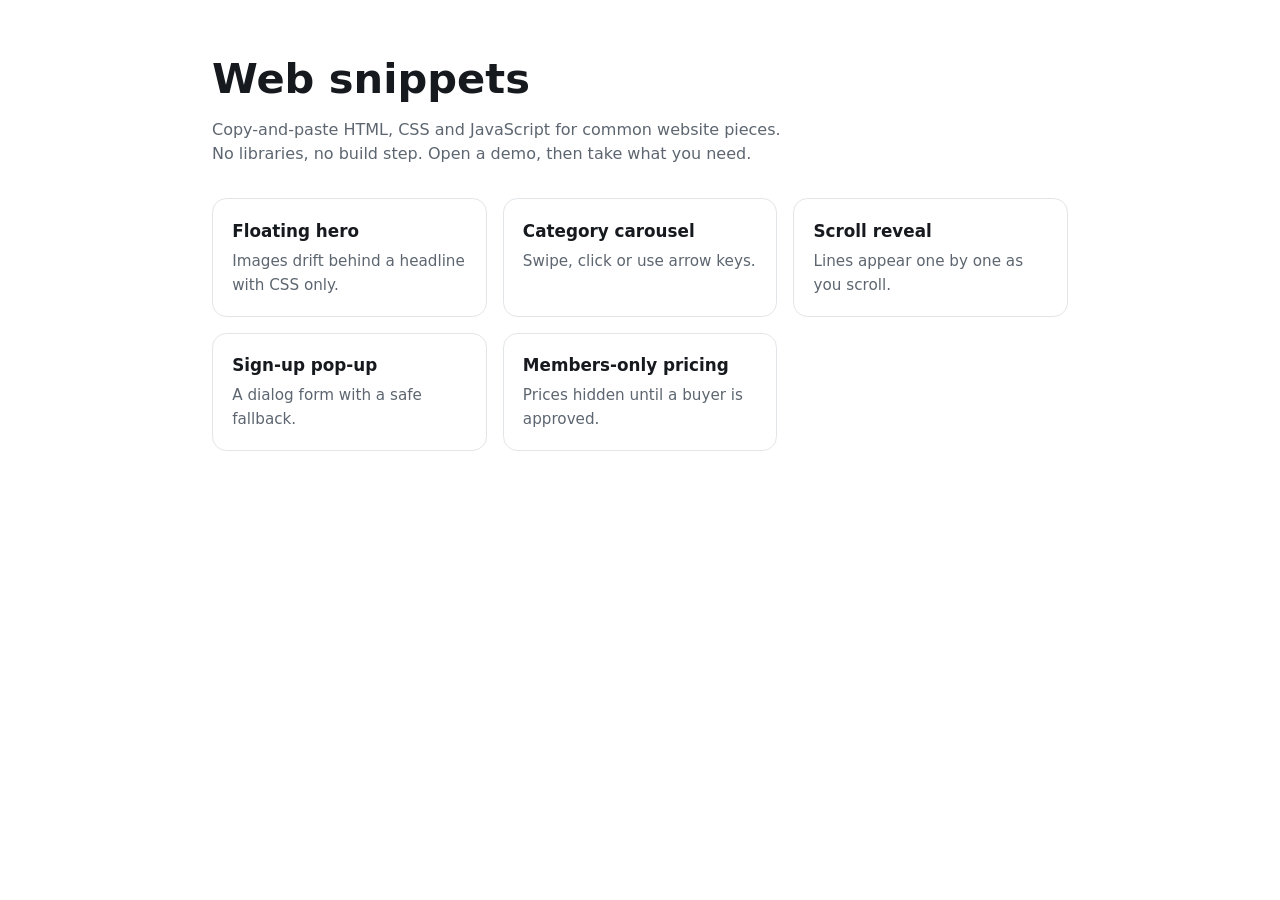
<file: index.html>
<!doctype html>
<html lang="en">
<head>
  <meta charset="utf-8">
  <meta name="viewport" content="width=device-width, initial-scale=1">
  <meta name="google-site-verification" content="K2Zq-c5JUtaoOEh6xzdrmx_tiwmK5IeylPFyznM3mts" />
  <title>Web snippets | Copy-and-paste HTML, CSS and JS by Cordell Phillip</title>
  <meta name="description" content="Five dependency-free, accessible, mobile-first pieces for common website needs: floating hero, category carousel, scroll reveal, sign-up pop-up and members-only pricing.">
  <meta name="author" content="Cordell Phillip">
  <link rel="canonical" href="https://cordellphillip.github.io/web-snippets/">
  <meta property="og:type" content="website">
  <meta property="og:title" content="Web snippets | Copy-and-paste HTML, CSS and JS by Cordell Phillip">
  <meta property="og:description" content="Five dependency-free, accessible, mobile-first pieces for common website needs: floating hero, category carousel, scroll reveal, sign-up pop-up and members-only pricing.">
  <meta property="og:url" content="https://cordellphillip.github.io/web-snippets/">
  <style>
    :root { --ink:#16191d; --muted:#5d6670; --line:#e2e5e8; --accent:#2f6f4f; }
    * { box-sizing:border-box; }
    body { margin:0; font-family:system-ui,-apple-system,"Segoe UI",Roboto,sans-serif; color:var(--ink); line-height:1.5; }
    main { max-width:56rem; margin:0 auto; padding:3rem 1.25rem 4rem; }
    h1 { font-size:clamp(1.8rem,5vw,2.6rem); margin:0 0 .5rem; }
    .lede { color:var(--muted); max-width:36rem; margin:0 0 2rem; }
    .list { list-style:none; padding:0; margin:0; display:grid; gap:1rem; grid-template-columns:repeat(auto-fill,minmax(16rem,1fr)); }
    .list a { display:block; height:100%; padding:1.2rem; border:1px solid var(--line); border-radius:.9rem; text-decoration:none; color:inherit; }
    .list a:hover { border-color:var(--ink); }
    .list b { display:block; font-size:1.05rem; margin-bottom:.3rem; }
    .list span { color:var(--muted); font-size:.95rem; }
    :focus-visible { outline:3px solid #e5432f; outline-offset:2px; }
  </style>
</head>
<body>
<main>
  <h1>Web snippets</h1>
  <p class="lede">Copy-and-paste HTML, CSS and JavaScript for common website pieces. No libraries, no build step. Open a demo, then take what you need.</p>
  <ul class="list">
    <li><a href="floating-hero-css/index.html"><b>Floating hero</b><span>Images drift behind a headline with CSS only.</span></a></li>
    <li><a href="category-carousel/index.html"><b>Category carousel</b><span>Swipe, click or use arrow keys.</span></a></li>
    <li><a href="scroll-reveal-text/index.html"><b>Scroll reveal</b><span>Lines appear one by one as you scroll.</span></a></li>
    <li><a href="account-modal-fallback/index.html"><b>Sign-up pop-up</b><span>A dialog form with a safe fallback.</span></a></li>
    <li><a href="members-only-pricing/index.html"><b>Members-only pricing</b><span>Prices hidden until a buyer is approved.</span></a></li>
  </ul>
</main>
</body>
</html>
</file>
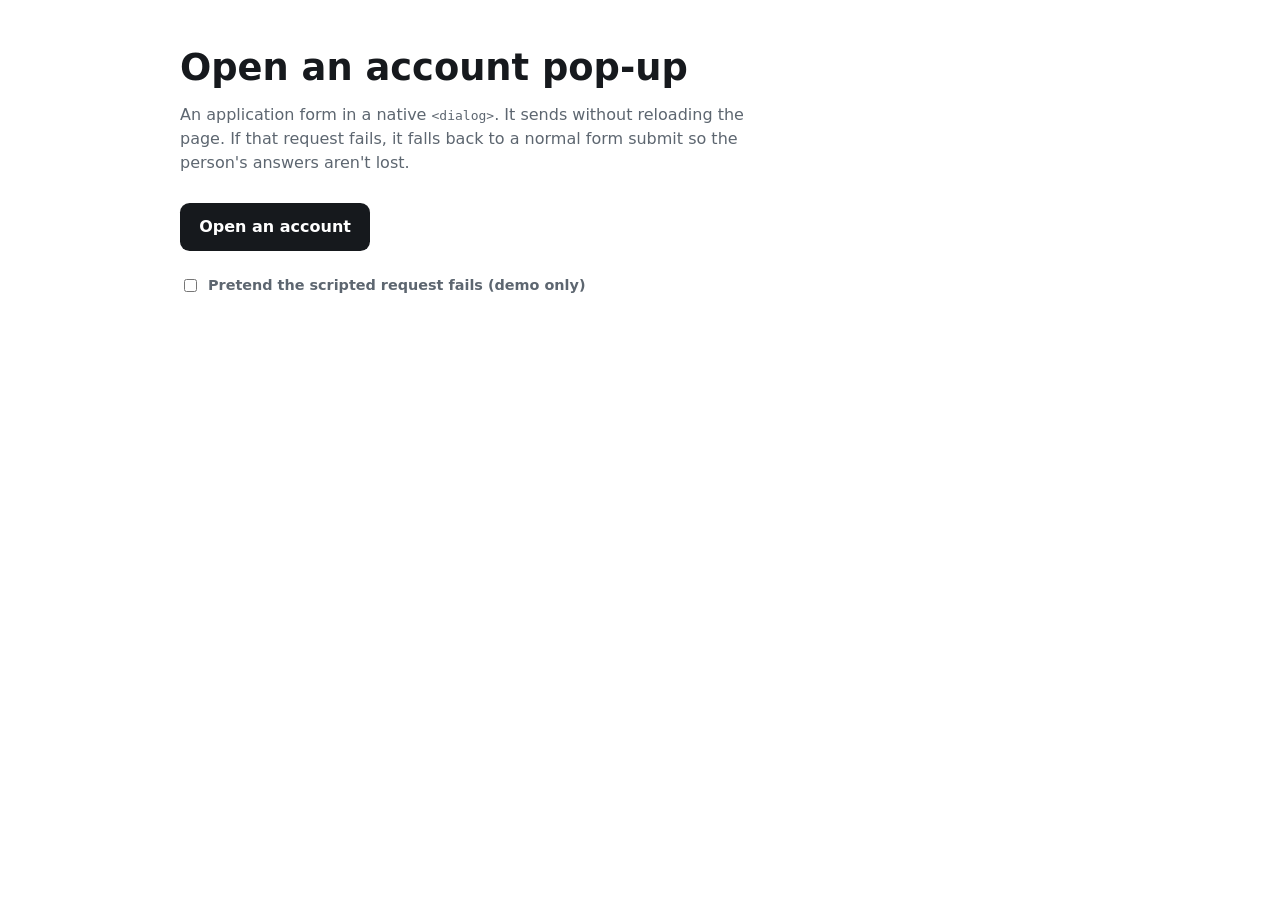
<file: account-modal-fallback/index.html>
<!doctype html>
<html lang="en">
<head>
  <meta charset="utf-8">
  <meta name="viewport" content="width=device-width, initial-scale=1">
  <title>Account pop-up with fallback | Web snippets</title>
  <meta name="description" content="A native dialog sign-up form that sends without reloading and falls back to a normal submit if the request fails.">
  <meta name="author" content="Cordell Phillip">
  <link rel="canonical" href="https://cordellphillip.github.io/web-snippets/account-modal-fallback/">
  <meta property="og:type" content="website">
  <meta property="og:title" content="Account pop-up with fallback | Web snippets">
  <meta property="og:description" content="A native dialog sign-up form that sends without reloading and falls back to a normal submit if the request fails.">
  <meta property="og:url" content="https://cordellphillip.github.io/web-snippets/account-modal-fallback/">
  <link rel="stylesheet" href="styles.css">
</head>
<body>
<main>
  <h1>Open an account pop-up</h1>
  <p class="lede">An application form in a native <code>&lt;dialog&gt;</code>. It sends without reloading the page. If that request fails, it falls back to a normal form submit so the person's answers aren't lost.</p>

  <button type="button" class="primary" id="open">Open an account</button>

  <label class="sim">
    <input type="checkbox" id="fail">
    <span>Pretend the scripted request fails (demo only)</span>
  </label>
</main>

<dialog id="dlg" aria-labelledby="dlg-title">
  <form id="form" method="post" action="thanks.html">
    <div class="head">
      <h2 id="dlg-title">Open an account</h2>
      <button type="button" class="close" id="close" aria-label="Close">&times;</button>
    </div>

    <label>Business name
      <input name="business" required autocomplete="organization">
    </label>
    <label>Your name
      <input name="name" required autocomplete="name">
    </label>
    <label>Email
      <input name="email" type="email" required autocomplete="email">
    </label>
    <label>What do you buy and how often?
      <textarea name="notes" rows="3"></textarea>
    </label>

    <p class="status" id="status" role="status" aria-live="polite"></p>
    <button type="submit" class="primary" id="send">Send application</button>
  </form>
</dialog>
<script src="script.js"></script>
</body>
</html>
</file>
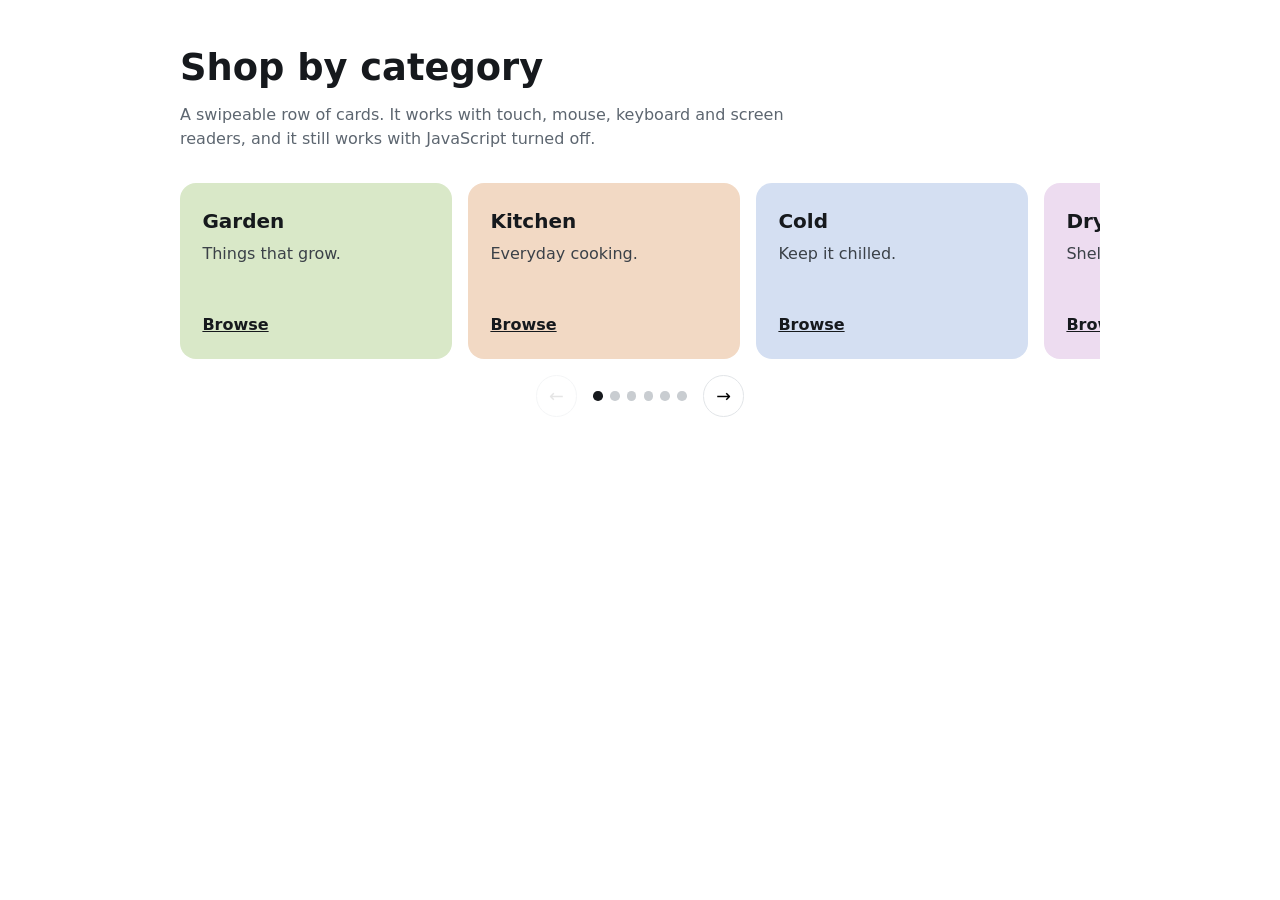
<file: category-carousel/index.html>
<!doctype html>
<html lang="en">
<head>
  <meta charset="utf-8">
  <meta name="viewport" content="width=device-width, initial-scale=1">
  <title>Category carousel | Web snippets</title>
  <meta name="description" content="A swipeable category carousel with buttons, dots and arrow-key support, built with CSS scroll-snap.">
  <meta name="author" content="Cordell Phillip">
  <link rel="canonical" href="https://cordellphillip.github.io/web-snippets/category-carousel/">
  <meta property="og:type" content="website">
  <meta property="og:title" content="Category carousel | Web snippets">
  <meta property="og:description" content="A swipeable category carousel with buttons, dots and arrow-key support, built with CSS scroll-snap.">
  <meta property="og:url" content="https://cordellphillip.github.io/web-snippets/category-carousel/">
  <link rel="stylesheet" href="styles.css">
</head>
<body>
<main>
  <h1>Shop by category</h1>
  <p class="lede">A swipeable row of cards. It works with touch, mouse, keyboard and screen readers, and it still works with JavaScript turned off.</p>

  <section class="carousel" aria-roledescription="carousel" aria-label="Categories">
    <ul class="track" id="track" tabindex="0" aria-label="Scrollable list of categories">
      <li class="slide" style="--c:#d9e8c8"><h2>Garden</h2><p>Things that grow.</p><a href="#">Browse</a></li>
      <li class="slide" style="--c:#f2d9c4"><h2>Kitchen</h2><p>Everyday cooking.</p><a href="#">Browse</a></li>
      <li class="slide" style="--c:#d4dff2"><h2>Cold</h2><p>Keep it chilled.</p><a href="#">Browse</a></li>
      <li class="slide" style="--c:#eddcf0"><h2>Dry goods</h2><p>Shelf-stable staples.</p><a href="#">Browse</a></li>
      <li class="slide" style="--c:#f5ecc2"><h2>Supplies</h2><p>Gloves, wipes, bags.</p><a href="#">Browse</a></li>
      <li class="slide" style="--c:#cfeee6"><h2>Seasonal</h2><p>Limited runs.</p><a href="#">Browse</a></li>
    </ul>
    <div class="controls">
      <button type="button" id="prev" aria-label="Previous category">&larr;</button>
      <div class="dots" id="dots"></div>
      <button type="button" id="next" aria-label="Next category">&rarr;</button>
    </div>
  </section>
</main>
<script src="script.js"></script>
</body>
</html>
</file>
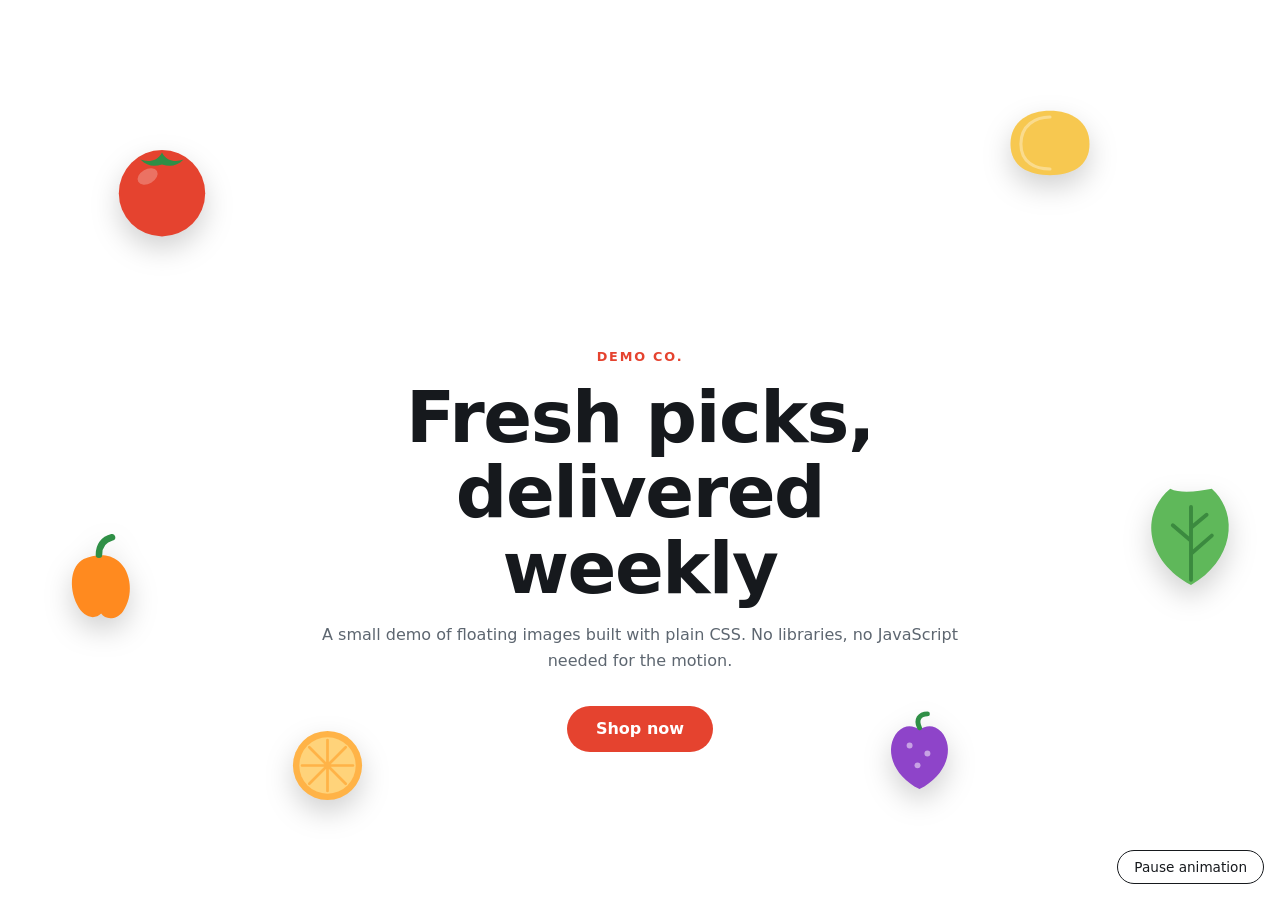
<file: floating-hero-css/index.html>
<!DOCTYPE html>
<html lang="en">
<head>
  <meta charset="utf-8">
  <meta name="viewport" content="width=device-width, initial-scale=1">
  <title>Floating hero, CSS only | Web snippets</title>
  <meta name="description" content="A hero section where images float behind a headline using plain CSS, with a pause button and reduced-motion support.">
  <meta name="author" content="Cordell Phillip">
  <link rel="canonical" href="https://cordellphillip.github.io/web-snippets/floating-hero-css/">
  <meta property="og:type" content="website">
  <meta property="og:title" content="Floating hero, CSS only | Web snippets">
  <meta property="og:description" content="A hero section where images float behind a headline using plain CSS, with a pause button and reduced-motion support.">
  <meta property="og:url" content="https://cordellphillip.github.io/web-snippets/floating-hero-css/">
  <link rel="stylesheet" href="styles.css">
</head>
<body>

  <header class="hero">
    <!-- the floating pieces sit behind the text -->
    <ul class="floaters" aria-hidden="true">
      <li style="--x: 8%;  --y: 14%; --size: 92px;  --time: 8s; --delay: -1s; --drift: 16px;"><img src="assets/tomato.svg" alt=""></li>
      <li style="--x: 78%; --y: 10%; --size: 80px;  --time: 4s; --delay: -2s; --drift: 10px;"><img src="assets/lemon.svg" alt=""></li>
      <li style="--x: 88%; --y: 52%; --size: 100px; --time: 8s; --delay: -5s; --drift: 18px;"><img src="assets/leaf.svg" alt=""></li>
      <li style="--x: 4%;  --y: 58%; --size: 84px;  --time: 4s; --delay: -3s; --drift: 12px;"><img src="assets/pepper.svg" alt=""></li>
      <li style="--x: 22%; --y: 80%; --size: 70px;  --time: 8s; --delay: -6s; --drift: 14px;"><img src="assets/orange.svg" alt=""></li>
      <li style="--x: 68%; --y: 78%; --size: 76px;  --time: 4s; --delay: -1s; --drift: 10px;"><img src="assets/berry.svg" alt=""></li>
    </ul>

    <div class="hero-text">
      <p class="eyebrow">Demo Co.</p>
      <h1>Fresh picks,<br>delivered weekly</h1>
      <p class="lede">A small demo of floating images built with plain CSS. No libraries, no JavaScript needed for the motion.</p>
      <a class="button" href="#">Shop now</a>
    </div>

    <button class="pause" type="button" aria-pressed="false">Pause animation</button>
  </header>

  <script src="script.js"></script>
</body>
</html>
</file>
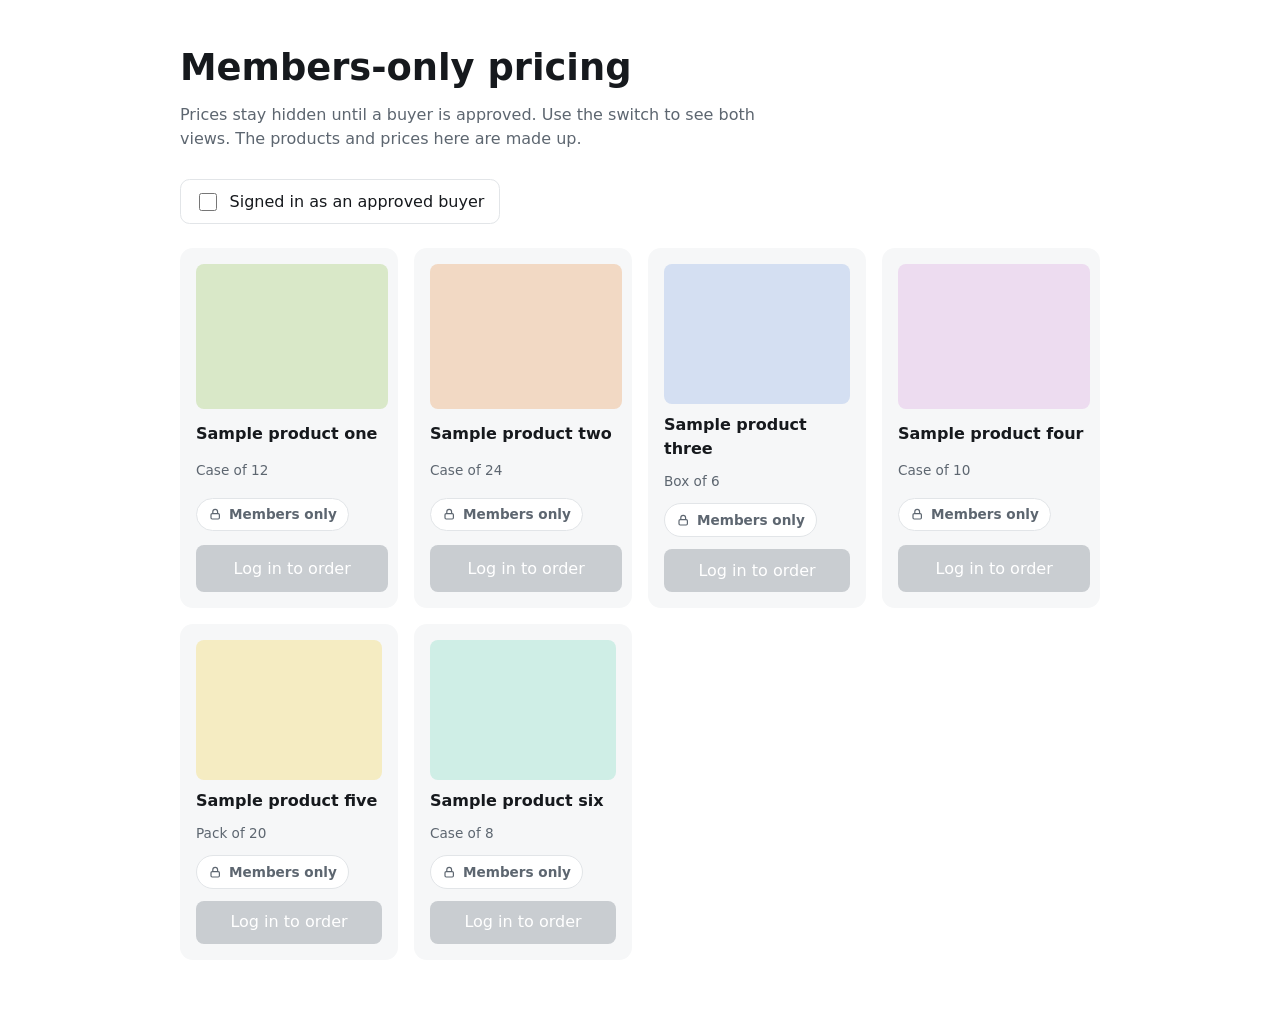
<file: members-only-pricing/index.html>
<!doctype html>
<html lang="en">
<head>
  <meta charset="utf-8">
  <meta name="viewport" content="width=device-width, initial-scale=1">
  <title>Members-only pricing | Web snippets</title>
  <meta name="description" content="Hide prices until a buyer is approved, with a demo and a Shopify Liquid snippet.">
  <meta name="author" content="Cordell Phillip">
  <link rel="canonical" href="https://cordellphillip.github.io/web-snippets/members-only-pricing/">
  <meta property="og:type" content="website">
  <meta property="og:title" content="Members-only pricing | Web snippets">
  <meta property="og:description" content="Hide prices until a buyer is approved, with a demo and a Shopify Liquid snippet.">
  <meta property="og:url" content="https://cordellphillip.github.io/web-snippets/members-only-pricing/">
  <link rel="stylesheet" href="styles.css">
</head>
<body>
<main>
  <h1>Members-only pricing</h1>
  <p class="lede">Prices stay hidden until a buyer is approved. Use the switch to see both views. The products and prices here are made up.</p>

  <label class="switch">
    <input type="checkbox" id="approved">
    <span>Signed in as an approved buyer</span>
  </label>

  <ul class="grid" id="grid"></ul>
</main>
<script src="script.js"></script>
</body>
</html>
</file>
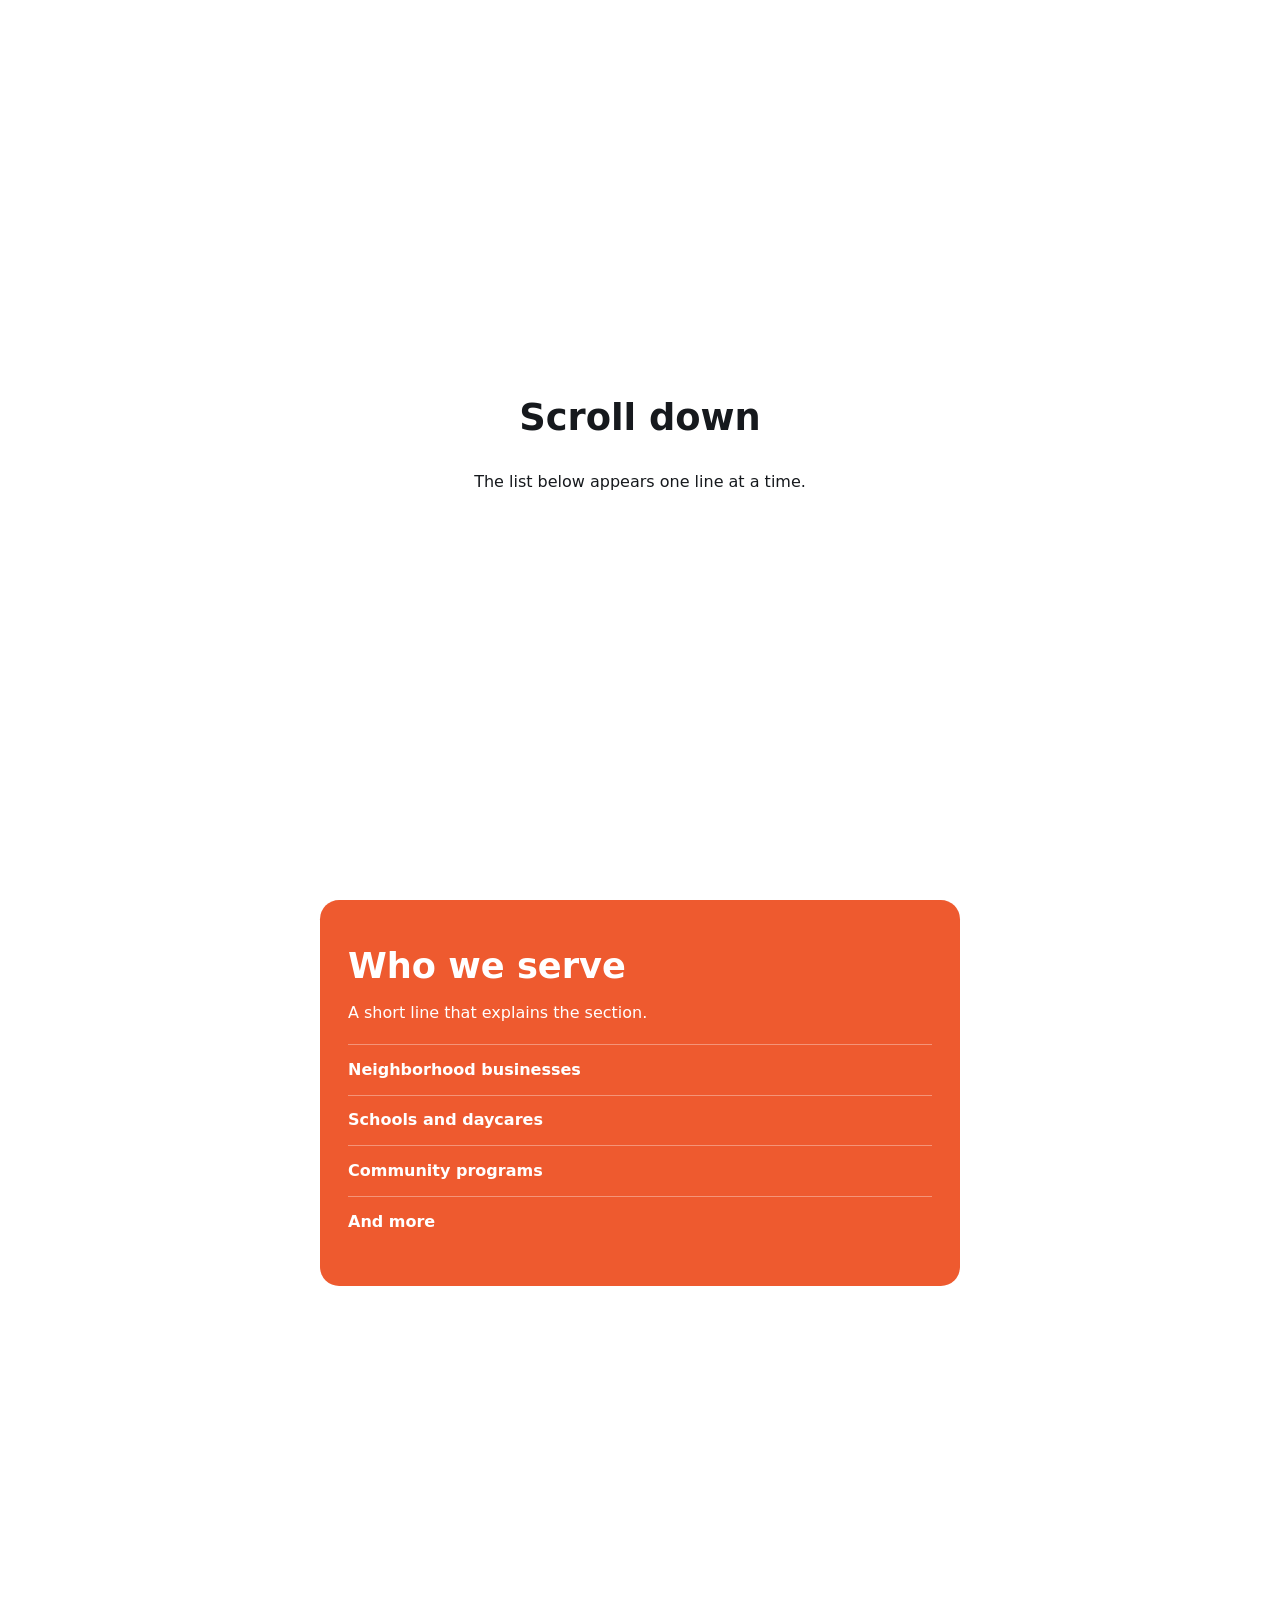
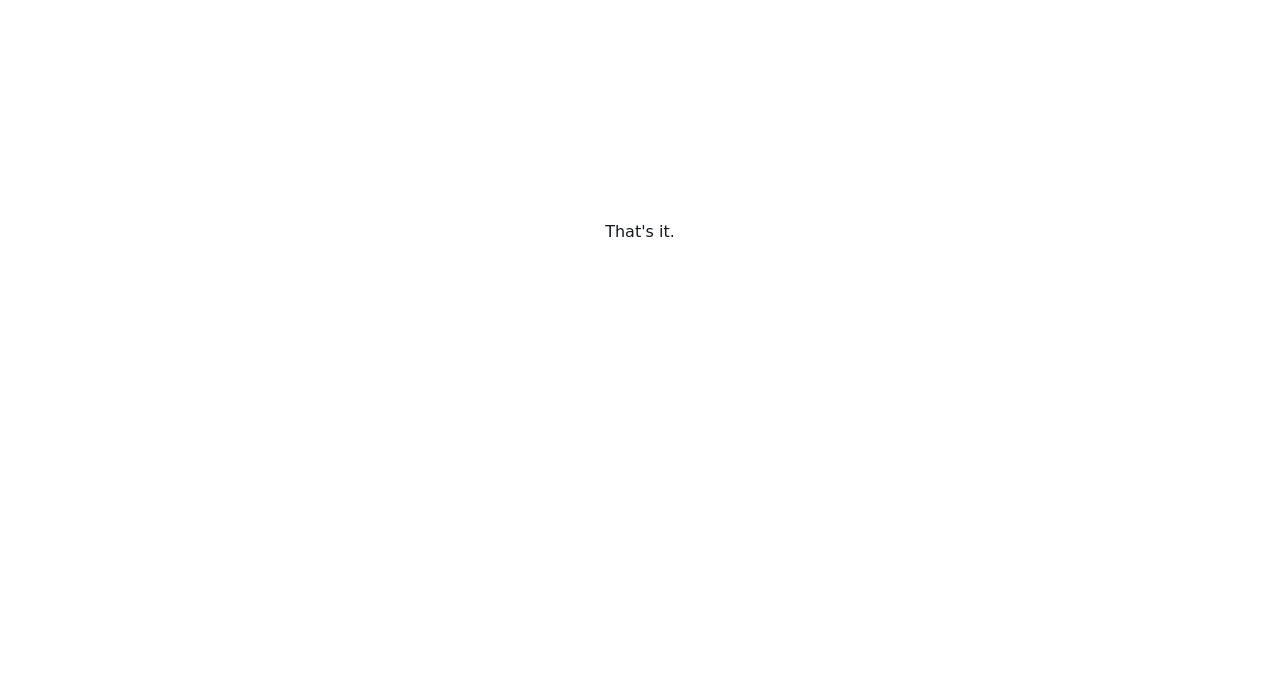
<file: scroll-reveal-text/index.html>
<!doctype html>
<html lang="en">
<head>
  <meta charset="utf-8">
  <meta name="viewport" content="width=device-width, initial-scale=1">
  <title>Scroll reveal text | Web snippets</title>
  <meta name="description" content="Lines of text that fade in one after another as a section scrolls into view, using IntersectionObserver.">
  <meta name="author" content="Cordell Phillip">
  <link rel="canonical" href="https://cordellphillip.github.io/web-snippets/scroll-reveal-text/">
  <meta property="og:type" content="website">
  <meta property="og:title" content="Scroll reveal text | Web snippets">
  <meta property="og:description" content="Lines of text that fade in one after another as a section scrolls into view, using IntersectionObserver.">
  <meta property="og:url" content="https://cordellphillip.github.io/web-snippets/scroll-reveal-text/">
  <link rel="stylesheet" href="styles.css">
</head>
<body>
<header class="spacer">
  <h1>Scroll down</h1>
  <p>The list below appears one line at a time.</p>
</header>

<section class="panel" id="panel">
  <h2 class="reveal">Who we serve</h2>
  <p class="reveal">A short line that explains the section.</p>
  <ul class="rows">
    <li class="reveal">Neighborhood businesses</li>
    <li class="reveal">Schools and daycares</li>
    <li class="reveal">Community programs</li>
    <li class="reveal">And more</li>
  </ul>
</section>

<footer class="spacer"><p>That's it.</p></footer>
<script src="script.js"></script>
</body>
</html>
</file>
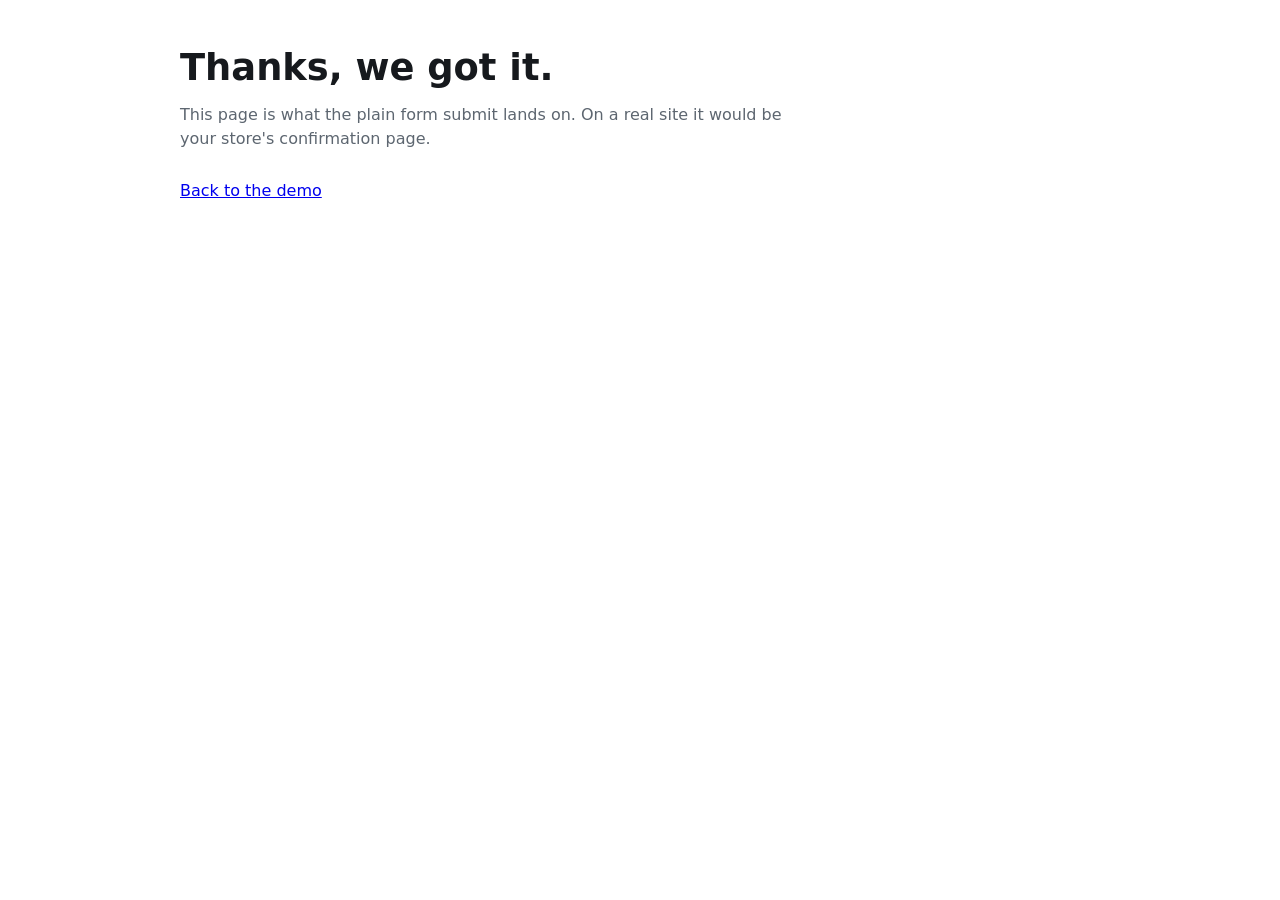
<file: account-modal-fallback/thanks.html>
<!doctype html>
<html lang="en">
<head>
  <meta charset="utf-8">
  <meta name="viewport" content="width=device-width, initial-scale=1">
  <title>Thanks</title>
  <link rel="stylesheet" href="styles.css">
</head>
<body>
<main>
  <h1>Thanks, we got it.</h1>
  <p class="lede">This page is what the plain form submit lands on. On a real site it would be your store's confirmation page.</p>
  <p><a href="index.html">Back to the demo</a></p>
</main>
</body>
</html>
</file>
<file: account-modal-fallback/styles.css>
:root { --ink:#16191d; --muted:#5d6670; --accent:#2f6f4f; --line:#e2e5e8; --bg:#fff; --card:#f6f7f8; }
* { box-sizing:border-box; }
body { margin:0; font-family:system-ui,-apple-system,"Segoe UI",Roboto,sans-serif; color:var(--ink); background:var(--bg); line-height:1.5; }
main { max-width:60rem; margin:0 auto; padding:2.5rem 1.25rem 4rem; }
h1 { font-size:clamp(1.6rem,4vw,2.3rem); margin:0 0 .5rem; }
.lede { color:var(--muted); max-width:38rem; margin:0 0 1.75rem; }
button { font:inherit; cursor:pointer; }
:focus-visible { outline:3px solid #e5432f; outline-offset:2px; }

.primary { background:var(--ink); color:#fff; border:0; border-radius:.6rem; padding:.75rem 1.2rem; font-weight:700; }
.sim { display:flex; gap:.5rem; align-items:center; margin-top:1.5rem; color:var(--muted); font-size:.9rem; }

dialog { border:0; border-radius:1rem; padding:0; width:min(92vw,28rem); box-shadow:0 20px 60px rgba(0,0,0,.3); }
dialog::backdrop { background:rgba(15,20,25,.55); }
form { padding:1.4rem; display:grid; gap:.9rem; }
.head { display:flex; justify-content:space-between; align-items:center; }
.head h2 { margin:0; font-size:1.3rem; }
.close { background:none; border:0; font-size:1.6rem; line-height:1; padding:.2rem .5rem; }
label { display:grid; gap:.3rem; font-size:.9rem; font-weight:600; }
input, textarea { font:inherit; padding:.6rem .7rem; border:1px solid #b8bec4; border-radius:.5rem; }
.status { margin:0; min-height:1.3rem; font-size:.9rem; color:var(--muted); }
.status.error { color:#b3261e; }
.status.ok { color:#1d6b3a; }
</file>
<file: category-carousel/styles.css>
:root { --ink:#16191d; --muted:#5d6670; --accent:#2f6f4f; --line:#e2e5e8; --bg:#fff; --card:#f6f7f8; }
* { box-sizing:border-box; }
body { margin:0; font-family:system-ui,-apple-system,"Segoe UI",Roboto,sans-serif; color:var(--ink); background:var(--bg); line-height:1.5; }
main { max-width:60rem; margin:0 auto; padding:2.5rem 1.25rem 4rem; }
h1 { font-size:clamp(1.6rem,4vw,2.3rem); margin:0 0 .5rem; }
.lede { color:var(--muted); max-width:38rem; margin:0 0 1.75rem; }
button { font:inherit; cursor:pointer; }
:focus-visible { outline:3px solid #e5432f; outline-offset:2px; }

.track { list-style:none; margin:0; padding:.25rem 0 1rem; display:flex; gap:1rem; overflow-x:auto; scroll-snap-type:x mandatory; scrollbar-width:none; }
.track::-webkit-scrollbar { display:none; }
.slide { flex:0 0 min(78%,17rem); scroll-snap-align:start; background:var(--c); border-radius:1rem; padding:1.4rem; min-height:11rem; display:flex; flex-direction:column; gap:.4rem; }
.slide h2 { margin:0; font-size:1.25rem; }
.slide p { margin:0; color:#3b4148; }
.slide a { margin-top:auto; font-weight:700; color:var(--ink); }

.controls { display:flex; align-items:center; justify-content:center; gap:1rem; }
.controls > button { width:2.6rem; height:2.6rem; border-radius:50%; border:1px solid var(--line); background:#fff; font-size:1.1rem; }
.controls > button[disabled] { opacity:.35; cursor:default; }
.dots { display:flex; gap:.45rem; }
.dot { width:.6rem; height:.6rem; border-radius:50%; border:0; padding:0; background:#c9cdd1; }
.dot[aria-current="true"] { background:var(--ink); }

@media (prefers-reduced-motion:no-preference) { .track { scroll-behavior:smooth; } }
/* the buttons only work with JavaScript, so they stay hidden until the script adds .js */
.controls { display:none; }
.js .controls { display:flex; }
</file>
<file: floating-hero-css/styles.css>
:root {
  --ink: #16191d;
  --muted: #5d6670;
  --accent: #e5432f;
  --bg: #ffffff;
}

* { box-sizing: border-box; }

body {
  margin: 0;
  font-family: system-ui, -apple-system, "Segoe UI", Roboto, sans-serif;
  color: var(--ink);
  background: var(--bg);
}

.hero {
  position: relative;
  min-height: 100vh;
  display: grid;
  place-items: center;
  padding: 3rem 1.25rem;
  overflow: hidden;
}

.hero-text {
  position: relative;   /* keeps the text above the floaters */
  z-index: 1;
  max-width: 40rem;
  text-align: center;
}

.eyebrow {
  margin: 0 0 1rem;
  font-size: 0.8rem;
  font-weight: 700;
  letter-spacing: 0.14em;
  text-transform: uppercase;
  color: var(--accent);
}

h1 {
  margin: 0 0 1rem;
  font-size: clamp(2.4rem, 7vw, 4.5rem);
  line-height: 1.05;
  letter-spacing: -0.02em;
}

.lede {
  margin: 0 0 2rem;
  color: var(--muted);
  line-height: 1.6;
}

.button {
  display: inline-block;
  padding: 0.85rem 1.8rem;
  border-radius: 999px;
  background: var(--accent);
  color: #fff;
  font-weight: 600;
  text-decoration: none;
}

.button:focus-visible,
.pause:focus-visible {
  outline: 3px solid var(--ink);
  outline-offset: 3px;
}

/* ---- floating images ---- */

.floaters {
  list-style: none;
  margin: 0;
  padding: 0;
}

.floaters li {
  position: absolute;
  left: var(--x);
  top: var(--y);
  width: calc(var(--size) * 1.3);
  animation: float var(--time) ease-in-out var(--delay) infinite;
}

.floaters img {
  display: block;
  width: 100%;
  height: auto;
  filter: drop-shadow(0 12px 14px rgba(0, 0, 0, 0.18));
}

/* each item moves up and down by its own --drift and tilts a little */
@keyframes float {
  0%, 100% { transform: translateY(0) rotate(-4deg); }
  50%      { transform: translateY(calc(var(--drift) * -1)) rotate(4deg); }
}

/* smaller screens: shrink the pieces and drop a couple so the text stays clear */
@media (max-width: 640px) {
  .floaters li { width: calc(var(--size) * 0.8); }
  .floaters li:nth-child(4),
  .floaters li:nth-child(5) { display: none; }
}

/* paused by the button below */
.is-paused .floaters li { animation-play-state: paused; }

.pause {
  position: absolute;
  right: 1rem;
  bottom: 1rem;
  z-index: 1;
  padding: 0.5rem 1rem;
  border: 1px solid var(--ink);
  border-radius: 999px;
  background: var(--bg);
  color: var(--ink);
  font: inherit;
  font-size: 0.85rem;
  cursor: pointer;
}

/* people who ask their system for less motion get a still page */
@media (prefers-reduced-motion: reduce) {
  .floaters li { animation: none; }
  .pause { display: none; }
}
</file>
<file: members-only-pricing/styles.css>
:root { --ink:#16191d; --muted:#5d6670; --accent:#2f6f4f; --line:#e2e5e8; --bg:#fff; --card:#f6f7f8; }
* { box-sizing:border-box; }
body { margin:0; font-family:system-ui,-apple-system,"Segoe UI",Roboto,sans-serif; color:var(--ink); background:var(--bg); line-height:1.5; }
main { max-width:60rem; margin:0 auto; padding:2.5rem 1.25rem 4rem; }
h1 { font-size:clamp(1.6rem,4vw,2.3rem); margin:0 0 .5rem; }
.lede { color:var(--muted); max-width:38rem; margin:0 0 1.75rem; }
button { font:inherit; cursor:pointer; }
:focus-visible { outline:3px solid #e5432f; outline-offset:2px; }

.switch { display:inline-flex; gap:.6rem; align-items:center; padding:.6rem .9rem; border:1px solid var(--line); border-radius:.6rem; margin-bottom:1.5rem; cursor:pointer; }
.switch input { width:1.1rem; height:1.1rem; }

.grid { list-style:none; margin:0; padding:0; display:grid; gap:1rem; grid-template-columns:repeat(auto-fill,minmax(13rem,1fr)); }
.card { background:var(--card); border-radius:.8rem; padding:1rem; display:grid; gap:.6rem; }
.tile { aspect-ratio:4/3; border-radius:.5rem; background:var(--tile,#ccd); }
.card h2 { font-size:1rem; margin:0; }
.pack { color:var(--muted); font-size:.85rem; margin:0; }

/* the price slot keeps the same height in both states so the grid doesn't jump */
.price-slot { min-height:2.4rem; display:flex; align-items:center; }
.price { font-weight:700; font-size:1.1rem; }
.lock { display:inline-flex; gap:.4rem; align-items:center; font-size:.85rem; font-weight:600; padding:.35rem .7rem; border-radius:999px; background:#fff; border:1px solid var(--line); color:var(--muted); }
.lock svg { width:.9rem; height:.9rem; }
.buy { background:var(--ink); color:#fff; border:0; border-radius:.5rem; padding:.6rem .8rem; }
.buy[disabled] { background:#c9cdd1; cursor:not-allowed; }
</file>
<file: scroll-reveal-text/styles.css>
:root { --ink:#16191d; --muted:#5d6670; --accent:#2f6f4f; --line:#e2e5e8; --bg:#fff; --card:#f6f7f8; }
* { box-sizing:border-box; }
body { margin:0; font-family:system-ui,-apple-system,"Segoe UI",Roboto,sans-serif; color:var(--ink); background:var(--bg); line-height:1.5; }
main { max-width:60rem; margin:0 auto; padding:2.5rem 1.25rem 4rem; }
h1 { font-size:clamp(1.6rem,4vw,2.3rem); margin:0 0 .5rem; }
.lede { color:var(--muted); max-width:38rem; margin:0 0 1.75rem; }
button { font:inherit; cursor:pointer; }
:focus-visible { outline:3px solid #e5432f; outline-offset:2px; }

.spacer { min-height:100vh; display:grid; place-content:center; text-align:center; padding:2rem 1.25rem; }
.panel { max-width:40rem; margin:0 auto 6rem; padding:2.5rem 1.75rem; border-radius:1.2rem; background:#ee5a2f; color:#fff; }
.panel h2 { font-size:clamp(1.6rem,4vw,2.2rem); margin:0 0 .5rem; }
.panel p { margin:0 0 1.2rem; opacity:.92; }
.rows { list-style:none; margin:0; padding:0; }
.rows li { padding:.8rem 0; border-top:1px solid rgba(255,255,255,.35); font-weight:600; }

/* Start state only applies when JavaScript is running (it adds .js to <html>),
   so with scripts blocked the text is simply visible. */
.js .reveal { opacity:0; transform:translateY(14px); }
.js .reveal.is-in { opacity:1; transform:none; transition:opacity .5s ease, transform .5s ease; transition-delay:calc(var(--i, 0) * 110ms); }

@media (prefers-reduced-motion:reduce) {
  .js .reveal { opacity:1; transform:none; }
}
</file>
